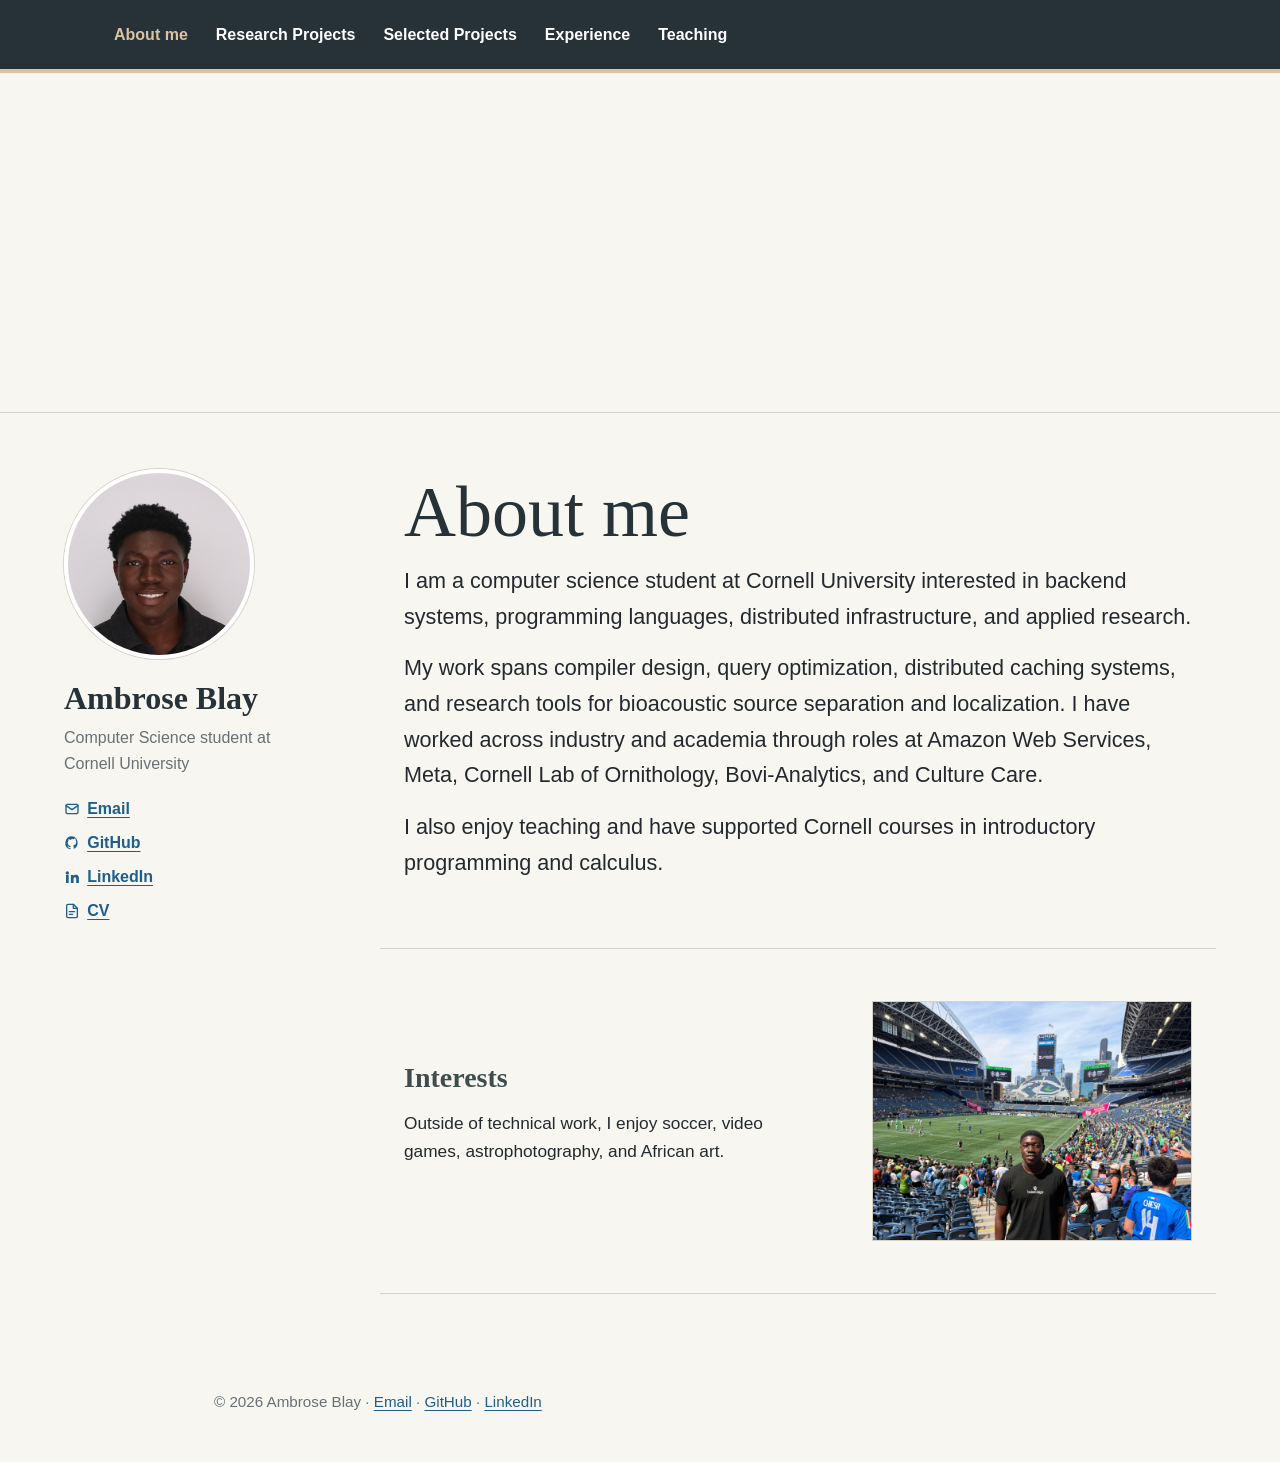
<file: index.html>
<!doctype html>
<html lang="en">
  <head>
    <meta charset="utf-8">
    <meta name="viewport" content="width=device-width, initial-scale=1">
    <meta name="description" content="Ambrose Blay is a Cornell computer science student working across backend systems, programming languages, distributed infrastructure, and applied research.">
    <meta name="theme-color" content="#263238">
    <title>Ambrose Blay</title>
    <link rel="stylesheet" href="styles.css">
  </head>
  <body>
    <header class="site-header">
      <nav class="site-nav" aria-label="Primary navigation">
        <a class="active" href="index.html">About me</a>
        <a href="research.html">Research Projects</a>
        <a href="projects.html">Selected Projects</a>
        <a href="experience.html">Experience</a>
        <a href="teaching.html">Teaching</a>
      </nav>
    </header>

    <main>
      <figure class="banner slideshow" aria-label="Rotating banner images">
        <img class="slide slide-one" src="assets/images/hiking.jpg" alt="Mountain landscape with evergreen trees and a cloudy sky.">
        <img class="slide slide-two" src="assets/images/banner-hiking-lake.jpg" alt="Mountain lake surrounded by evergreen trees.">
        <img class="slide slide-three" src="assets/images/astro-andromeda.jpg" alt="Andromeda galaxy surrounded by stars.">
      </figure>

      <div class="page-shell">
        <aside class="profile-card" aria-label="Profile">
          <img class="profile-photo" src="assets/images/headshot.jpg" alt="Headshot of Ambrose Blay.">
          <p class="profile-name">Ambrose Blay</p>
          <p class="profile-title">Computer Science student at Cornell University</p>
          <ul class="profile-links">
            <li>
              <a href="mailto:ab2838@cornell.edu">
                <svg class="profile-icon icon-stroke" aria-hidden="true">
                  <use href="assets/icons.svg#mail"></use>
                </svg>
                Email
              </a>
            </li>
            <li>
              <a href="https://github.com/Ambrose2002">
                <svg class="profile-icon icon-fill" aria-hidden="true">
                  <use href="assets/icons.svg#github"></use>
                </svg>
                GitHub
              </a>
            </li>
            <li>
              <a href="https://www.linkedin.com/in/ambrose-blay/">
                <svg class="profile-icon icon-fill" aria-hidden="true">
                  <use href="assets/icons.svg#linkedin"></use>
                </svg>
                LinkedIn
              </a>
            </li>
            <li>
              <a href="assets/docs/Ambrose_Blay_Resume.pdf" target="_blank" rel="noopener">
                <svg class="profile-icon icon-stroke" aria-hidden="true">
                  <use href="assets/icons.svg#document"></use>
                </svg>
                CV
              </a>
            </li>
          </ul>
        </aside>

        <div class="page-content">
          <section id="about" class="section about-copy">
            <h1>About me</h1>
            <p>
              I am a computer science student at Cornell University interested in backend systems,
              programming languages, distributed infrastructure, and applied research.
            </p>
            <p>
              My work spans compiler design, query optimization, distributed caching systems, and
              research tools for bioacoustic source separation and localization. I have worked across
              industry and academia through roles at Amazon Web Services, Meta, Cornell Lab of
              Ornithology, Bovi-Analytics, and Culture Care.
            </p>
            <p>
              I also enjoy teaching and have supported Cornell courses in introductory programming
              and calculus.
            </p>
          </section>

          <section id="interests" class="section interests-section">
            <div class="interests-copy">
              <h2>Interests</h2>
              <p>
                Outside of technical work, I enjoy soccer, video games, astrophotography, and African art.
              </p>
            </div>
            <figure class="interest-photo">
              <img src="assets/images/soccer.jpg" alt="Ambrose Blay at a soccer stadium.">
            </figure>
          </section>
        </div>
      </div>

    </main>

    <footer class="site-footer">
      <p>
        &copy; 2026 Ambrose Blay ·
        <a href="mailto:ab2838@cornell.edu">Email</a> ·
        <a href="https://github.com/Ambrose2002">GitHub</a> ·
        <a href="https://www.linkedin.com/in/ambrose-blay/">LinkedIn</a>
      </p>
    </footer>
  </body>
</html>
</file>
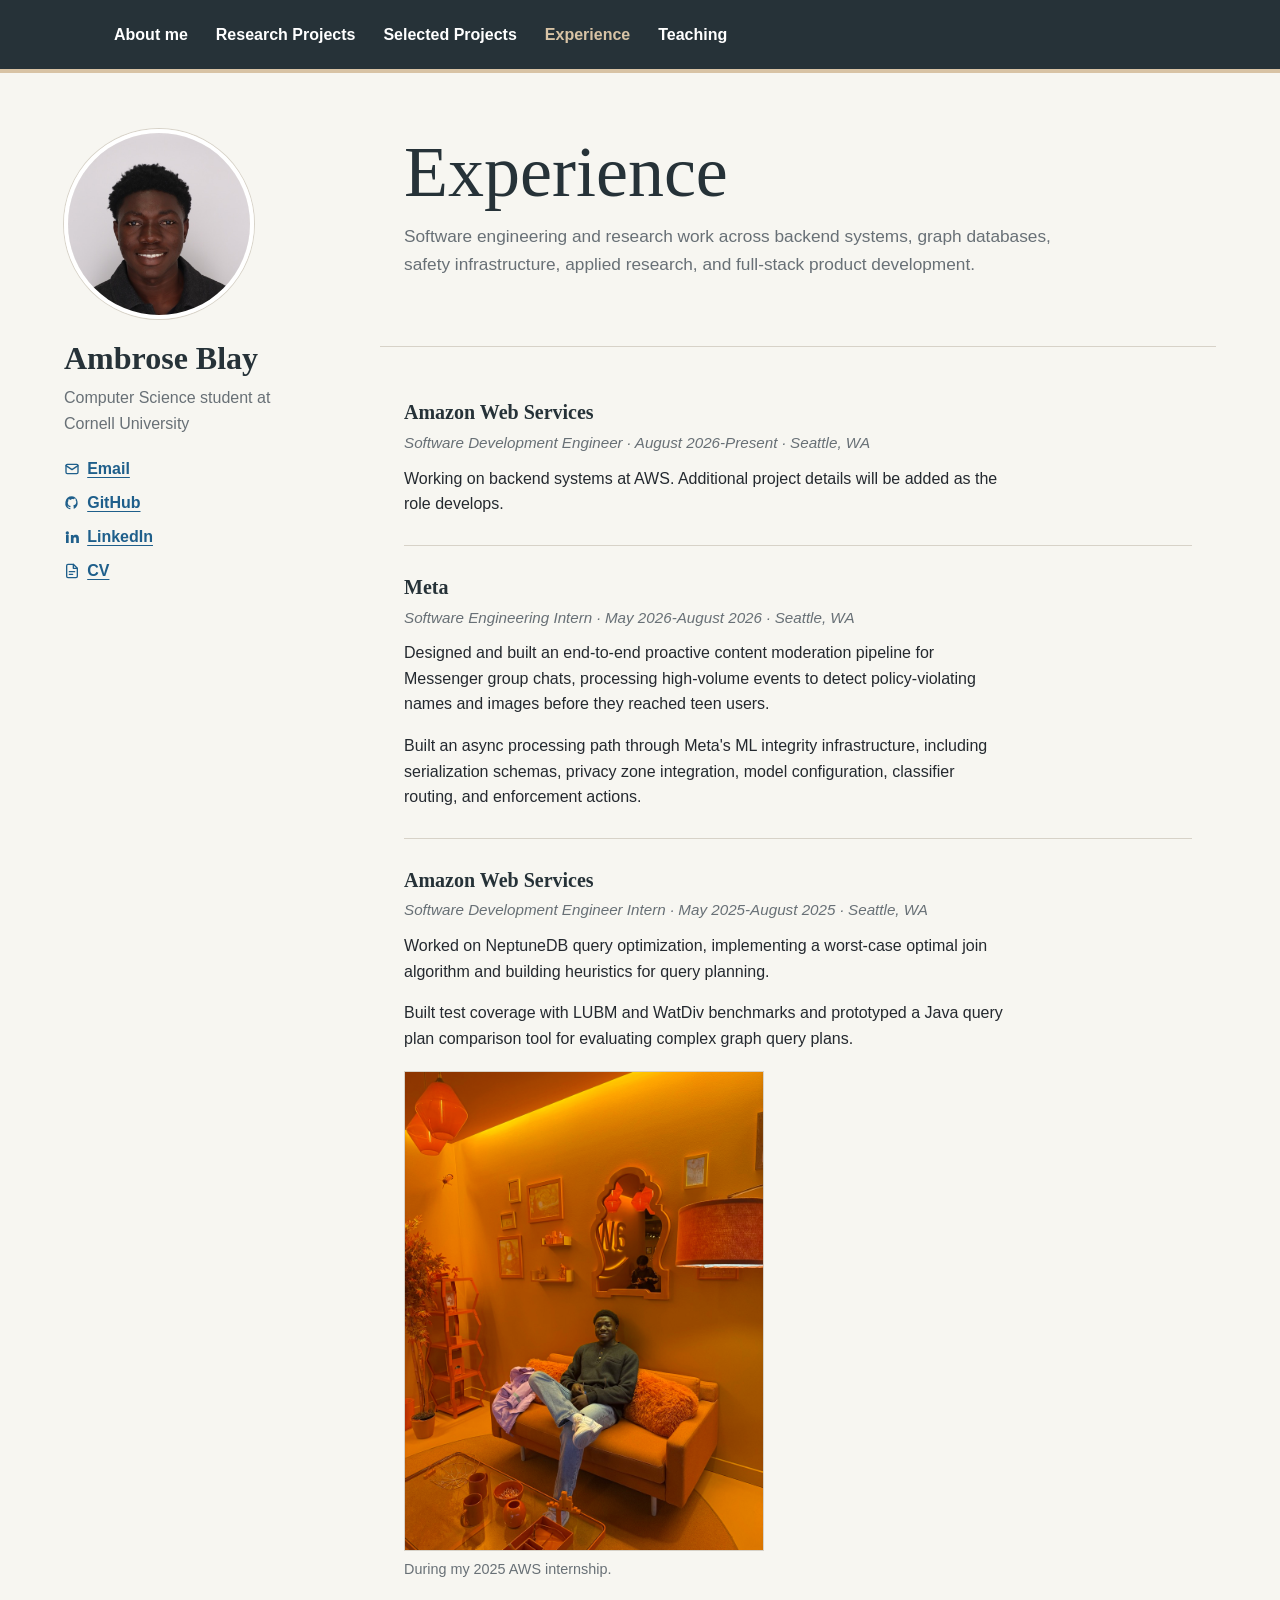
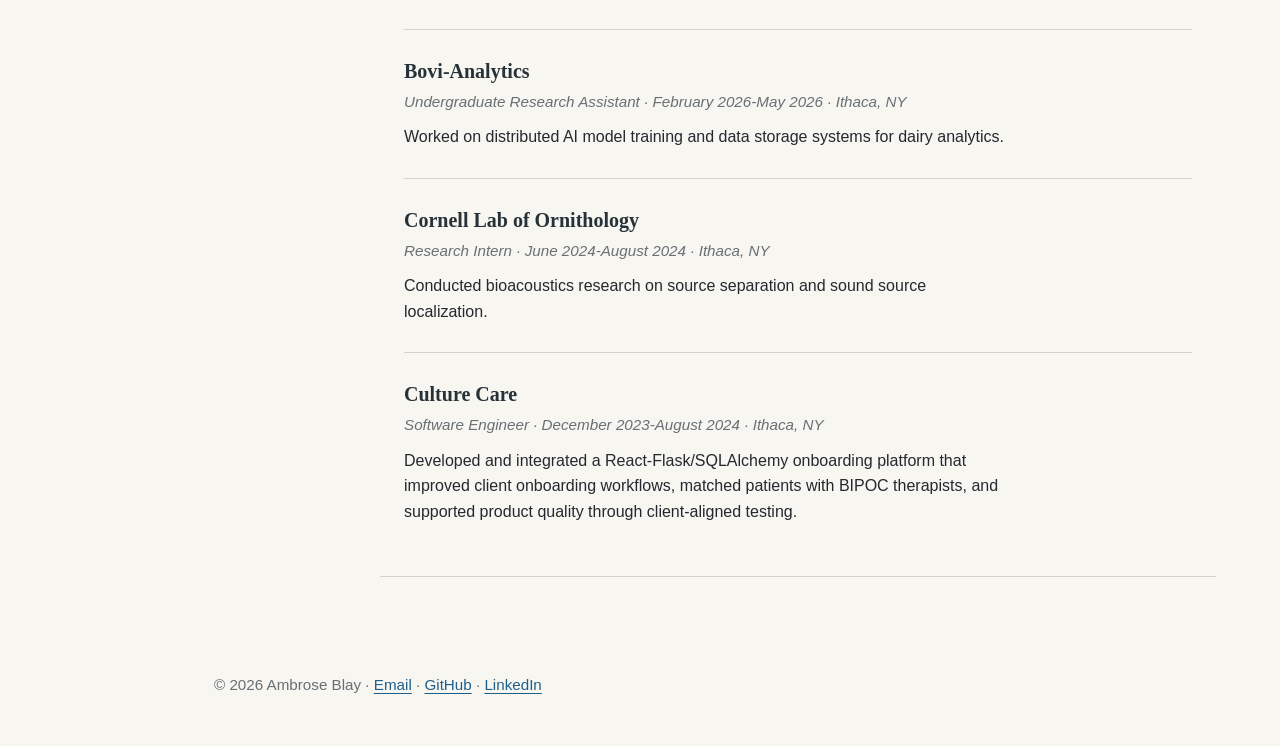
<file: experience.html>
<!doctype html>
<html lang="en">
  <head>
    <meta charset="utf-8">
    <meta name="viewport" content="width=device-width, initial-scale=1">
    <meta name="description" content="Professional and research experience for Ambrose Blay.">
    <meta name="theme-color" content="#263238">
    <title>Experience | Ambrose Blay</title>
    <link rel="stylesheet" href="styles.css">
  </head>
  <body>
    <header class="site-header">
      <nav class="site-nav" aria-label="Primary navigation">
        <a href="index.html">About me</a>
        <a href="research.html">Research Projects</a>
        <a href="projects.html">Selected Projects</a>
        <a class="active" href="experience.html">Experience</a>
        <a href="teaching.html">Teaching</a>
      </nav>
    </header>

    <main class="page-shell">
      <aside class="profile-card" aria-label="Profile">
        <img class="profile-photo" src="assets/images/headshot.jpg" alt="Headshot of Ambrose Blay.">
        <p class="profile-name">Ambrose Blay</p>
        <p class="profile-title">Computer Science student at Cornell University</p>
        <ul class="profile-links">
          <li><a href="mailto:ab2838@cornell.edu"><svg class="profile-icon icon-stroke" aria-hidden="true"><use href="assets/icons.svg#mail"></use></svg>Email</a></li>
          <li><a href="https://github.com/Ambrose2002"><svg class="profile-icon icon-fill" aria-hidden="true"><use href="assets/icons.svg#github"></use></svg>GitHub</a></li>
          <li><a href="https://www.linkedin.com/in/ambrose-blay/"><svg class="profile-icon icon-fill" aria-hidden="true"><use href="assets/icons.svg#linkedin"></use></svg>LinkedIn</a></li>
          <li><a href="assets/docs/Ambrose_Blay_Resume.pdf" target="_blank" rel="noopener"><svg class="profile-icon icon-stroke" aria-hidden="true"><use href="assets/icons.svg#document"></use></svg>CV</a></li>
        </ul>
      </aside>

      <div class="page-content">
        <section class="section page-intro">
          <h1>Experience</h1>
          <p>
            Software engineering and research work across backend systems, graph databases, safety
            infrastructure, applied research, and full-stack product development.
          </p>
        </section>

        <section class="section">
          <div class="entry-list">
            <article class="entry">
              <h3>Amazon Web Services</h3>
              <p class="entry-meta">Software Development Engineer · August 2026-Present · Seattle, WA</p>
              <p>
                Working on backend systems at AWS. Additional project details will be added as the
                role develops.
              </p>
            </article>

            <article class="entry">
            <h3>Meta</h3>
            <p class="entry-meta">Software Engineering Intern · May 2026-August 2026 · Seattle, WA</p>
            <p>
              Designed and built an end-to-end proactive content moderation pipeline for Messenger
              group chats, processing high-volume events to detect policy-violating names and
              images before they reached teen users.
            </p>
            <p>
              Built an async processing path through Meta's ML integrity infrastructure, including
              serialization schemas, privacy zone integration, model configuration, classifier
              routing, and enforcement actions.
            </p>
            </article>

            <article class="entry">
            <h3>Amazon Web Services</h3>
            <p class="entry-meta">Software Development Engineer Intern · May 2025-August 2025 · Seattle, WA</p>
            <p>
              Worked on NeptuneDB query optimization, implementing a worst-case optimal join
              algorithm and building heuristics for query planning.
            </p>
            <p>
              Built test coverage with LUBM and WatDiv benchmarks and prototyped a Java query
              plan comparison tool for evaluating complex graph query plans.
            </p>
            <figure class="entry-figure portrait-figure">
              <img src="assets/images/experience-aws-2025.jpg" alt="Ambrose Blay at an AWS office during his 2025 internship.">
              <figcaption>During my 2025 AWS internship.</figcaption>
            </figure>
            </article>

            <article class="entry">
            <h3>Bovi-Analytics</h3>
            <p class="entry-meta">Undergraduate Research Assistant · February 2026-May 2026 · Ithaca, NY</p>
            <p>
              Worked on distributed AI model training and data storage systems for dairy analytics.
            </p>
            </article>

            <article class="entry">
            <h3>Cornell Lab of Ornithology</h3>
            <p class="entry-meta">Research Intern · June 2024-August 2024 · Ithaca, NY</p>
            <p>
              Conducted bioacoustics research on source separation and sound source localization.
            </p>
            </article>

            <article class="entry">
            <h3>Culture Care</h3>
            <p class="entry-meta">Software Engineer · December 2023-August 2024 · Ithaca, NY</p>
            <p>
              Developed and integrated a React-Flask/SQLAlchemy onboarding platform that improved
              client onboarding workflows, matched patients with BIPOC therapists, and supported
              product quality through client-aligned testing.
            </p>
            </article>
          </div>
        </section>
      </div>
    </main>

    <footer class="site-footer">
      <p>
        &copy; 2026 Ambrose Blay ·
        <a href="mailto:ab2838@cornell.edu">Email</a> ·
        <a href="https://github.com/Ambrose2002">GitHub</a> ·
        <a href="https://www.linkedin.com/in/ambrose-blay/">LinkedIn</a>
      </p>
    </footer>
  </body>
</html>
</file>
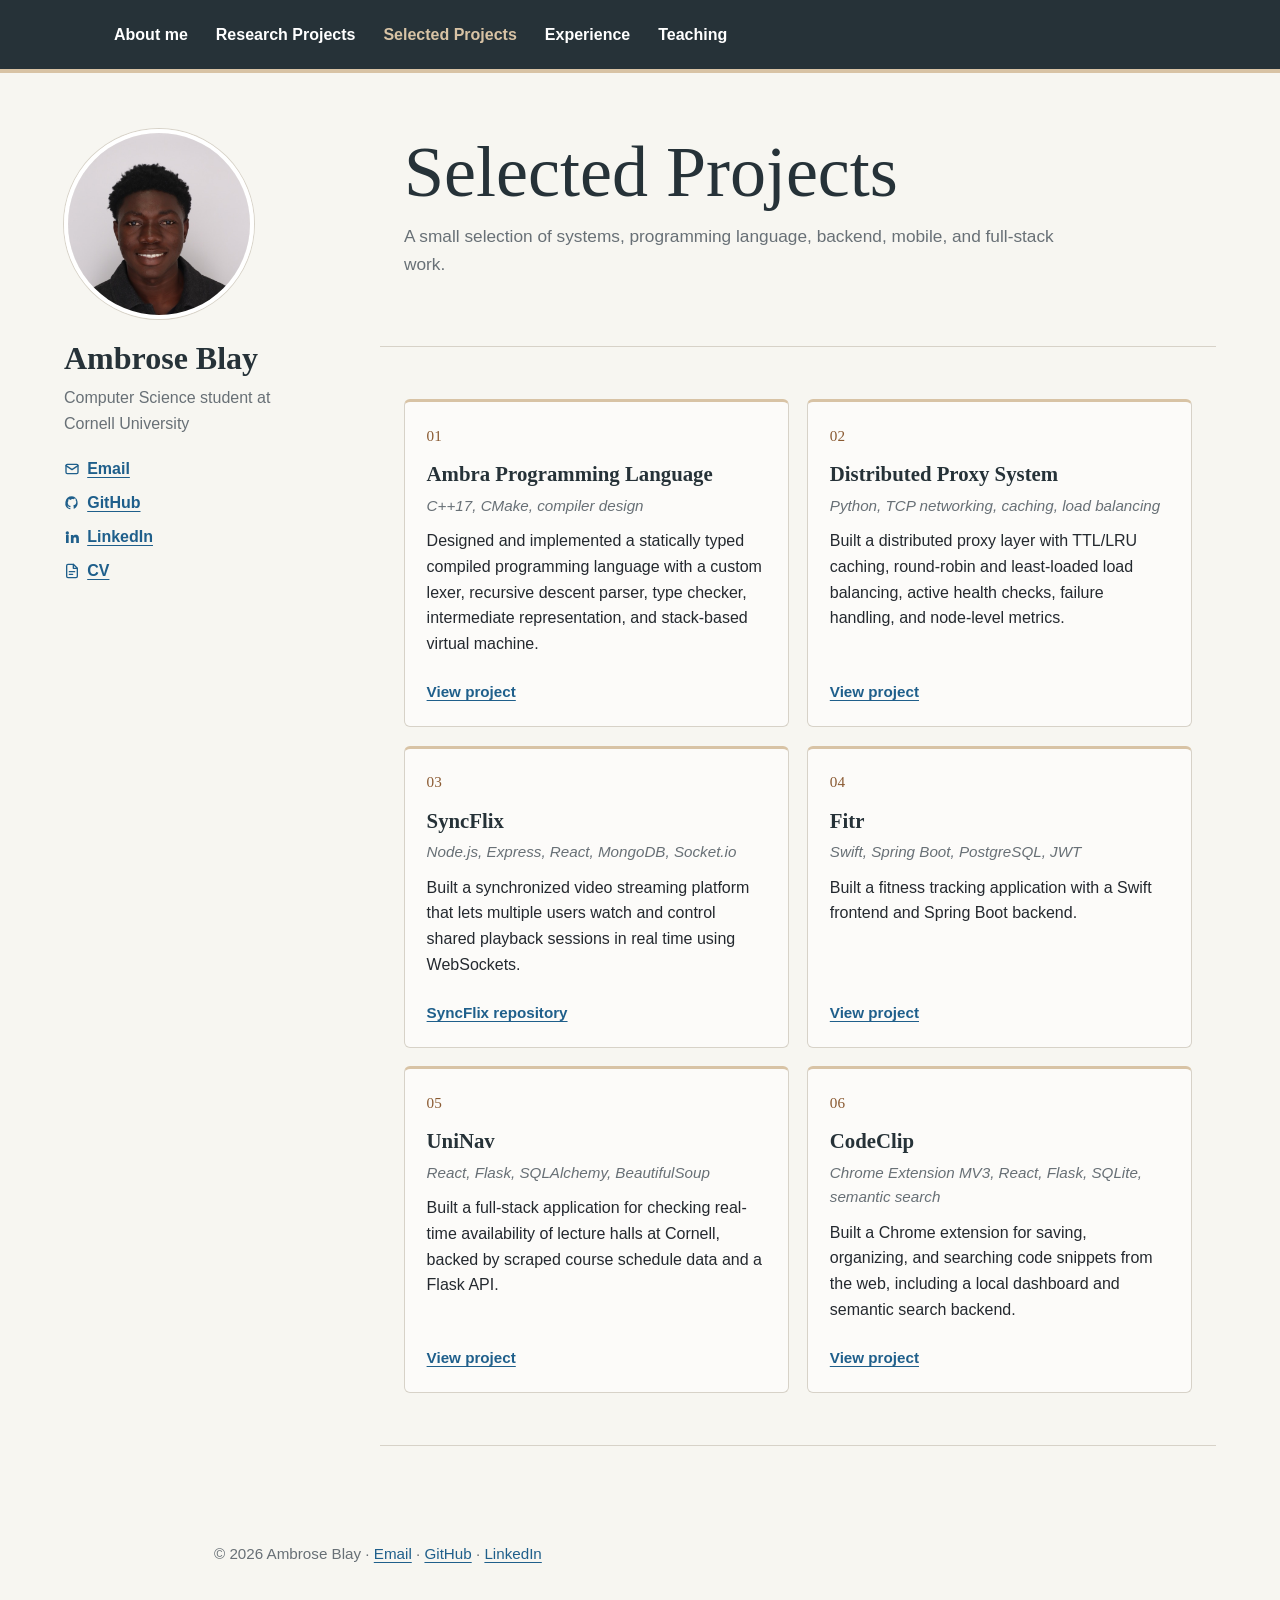
<file: projects.html>
<!doctype html>
<html lang="en">
  <head>
    <meta charset="utf-8">
    <meta name="viewport" content="width=device-width, initial-scale=1">
    <meta name="description" content="Selected software projects by Ambrose Blay.">
    <meta name="theme-color" content="#263238">
    <title>Selected Projects | Ambrose Blay</title>
    <link rel="stylesheet" href="styles.css">
  </head>
  <body>
    <header class="site-header">
      <nav class="site-nav" aria-label="Primary navigation">
        <a href="index.html">About me</a>
        <a href="research.html">Research Projects</a>
        <a class="active" href="projects.html">Selected Projects</a>
        <a href="experience.html">Experience</a>
        <a href="teaching.html">Teaching</a>
      </nav>
    </header>

    <main class="page-shell">
      <aside class="profile-card" aria-label="Profile">
        <img class="profile-photo" src="assets/images/headshot.jpg" alt="Headshot of Ambrose Blay.">
        <p class="profile-name">Ambrose Blay</p>
        <p class="profile-title">Computer Science student at Cornell University</p>
        <ul class="profile-links">
          <li><a href="mailto:ab2838@cornell.edu"><svg class="profile-icon icon-stroke" aria-hidden="true"><use href="assets/icons.svg#mail"></use></svg>Email</a></li>
          <li><a href="https://github.com/Ambrose2002"><svg class="profile-icon icon-fill" aria-hidden="true"><use href="assets/icons.svg#github"></use></svg>GitHub</a></li>
          <li><a href="https://www.linkedin.com/in/ambrose-blay/"><svg class="profile-icon icon-fill" aria-hidden="true"><use href="assets/icons.svg#linkedin"></use></svg>LinkedIn</a></li>
          <li><a href="assets/docs/Ambrose_Blay_Resume.pdf" target="_blank" rel="noopener"><svg class="profile-icon icon-stroke" aria-hidden="true"><use href="assets/icons.svg#document"></use></svg>CV</a></li>
        </ul>
      </aside>

      <div class="page-content">
        <section class="section page-intro">
          <h1>Selected Projects</h1>
          <p>
            A small selection of systems, programming language, backend, mobile, and full-stack work.
          </p>
        </section>

        <section class="section projects-section">
          <div class="project-grid">
            <article class="project-card">
              <p class="project-number">01</p>
              <h3>Ambra Programming Language</h3>
              <p class="entry-meta">C++17, CMake, compiler design</p>
              <p>
                Designed and implemented a statically typed compiled programming language with a
                custom lexer, recursive descent parser, type checker, intermediate representation,
                and stack-based virtual machine.
              </p>
              <p class="project-link"><a href="https://github.com/Ambrose2002/ambra-lang">View project</a></p>
            </article>

            <article class="project-card">
            <p class="project-number">02</p>
            <h3>Distributed Proxy System</h3>
            <p class="entry-meta">Python, TCP networking, caching, load balancing</p>
            <p>
              Built a distributed proxy layer with TTL/LRU caching, round-robin and least-loaded
              load balancing, active health checks, failure handling, and node-level metrics.
            </p>
            <p class="project-link"><a href="https://github.com/Ambrose2002/distributed-proxy">View project</a></p>
            </article>

            <article class="project-card">
            <p class="project-number">03</p>
            <h3>SyncFlix</h3>
            <p class="entry-meta">Node.js, Express, React, MongoDB, Socket.io</p>
            <p>
              Built a synchronized video streaming platform that lets multiple users watch and
              control shared playback sessions in real time using WebSockets.
            </p>
            <p class="project-link">
              <a href="https://github.com/Ambrose2002/SyncFlix_fullStack">SyncFlix repository</a>
            </p>
            </article>

            <article class="project-card">
            <p class="project-number">04</p>
            <h3>Fitr</h3>
            <p class="entry-meta">Swift, Spring Boot, PostgreSQL, JWT</p>
            <p>
              Built a fitness tracking application with a Swift frontend and Spring Boot backend.
            </p>
            <p class="project-link"><a href="https://github.com/Ambrose2002/fitr">View project</a></p>
            </article>

            <article class="project-card">
            <p class="project-number">05</p>
            <h3>UniNav</h3>
            <p class="entry-meta">React, Flask, SQLAlchemy, BeautifulSoup</p>
            <p>
              Built a full-stack application for checking real-time availability of lecture halls
              at Cornell, backed by scraped course schedule data and a Flask API.
            </p>
            <p class="project-link"><a href="https://github.com/Ambrose2002/UniNav">View project</a></p>
            </article>

            <article class="project-card">
            <p class="project-number">06</p>
            <h3>CodeClip</h3>
            <p class="entry-meta">Chrome Extension MV3, React, Flask, SQLite, semantic search</p>
            <p>
              Built a Chrome extension for saving, organizing, and searching code snippets from
              the web, including a local dashboard and semantic search backend.
            </p>
            <p class="project-link"><a href="https://github.com/Ambrose2002/CodeClip">View project</a></p>
            </article>
          </div>
        </section>
      </div>
    </main>

    <footer class="site-footer">
      <p>
        &copy; 2026 Ambrose Blay ·
        <a href="mailto:ab2838@cornell.edu">Email</a> ·
        <a href="https://github.com/Ambrose2002">GitHub</a> ·
        <a href="https://www.linkedin.com/in/ambrose-blay/">LinkedIn</a>
      </p>
    </footer>
  </body>
</html>
</file>
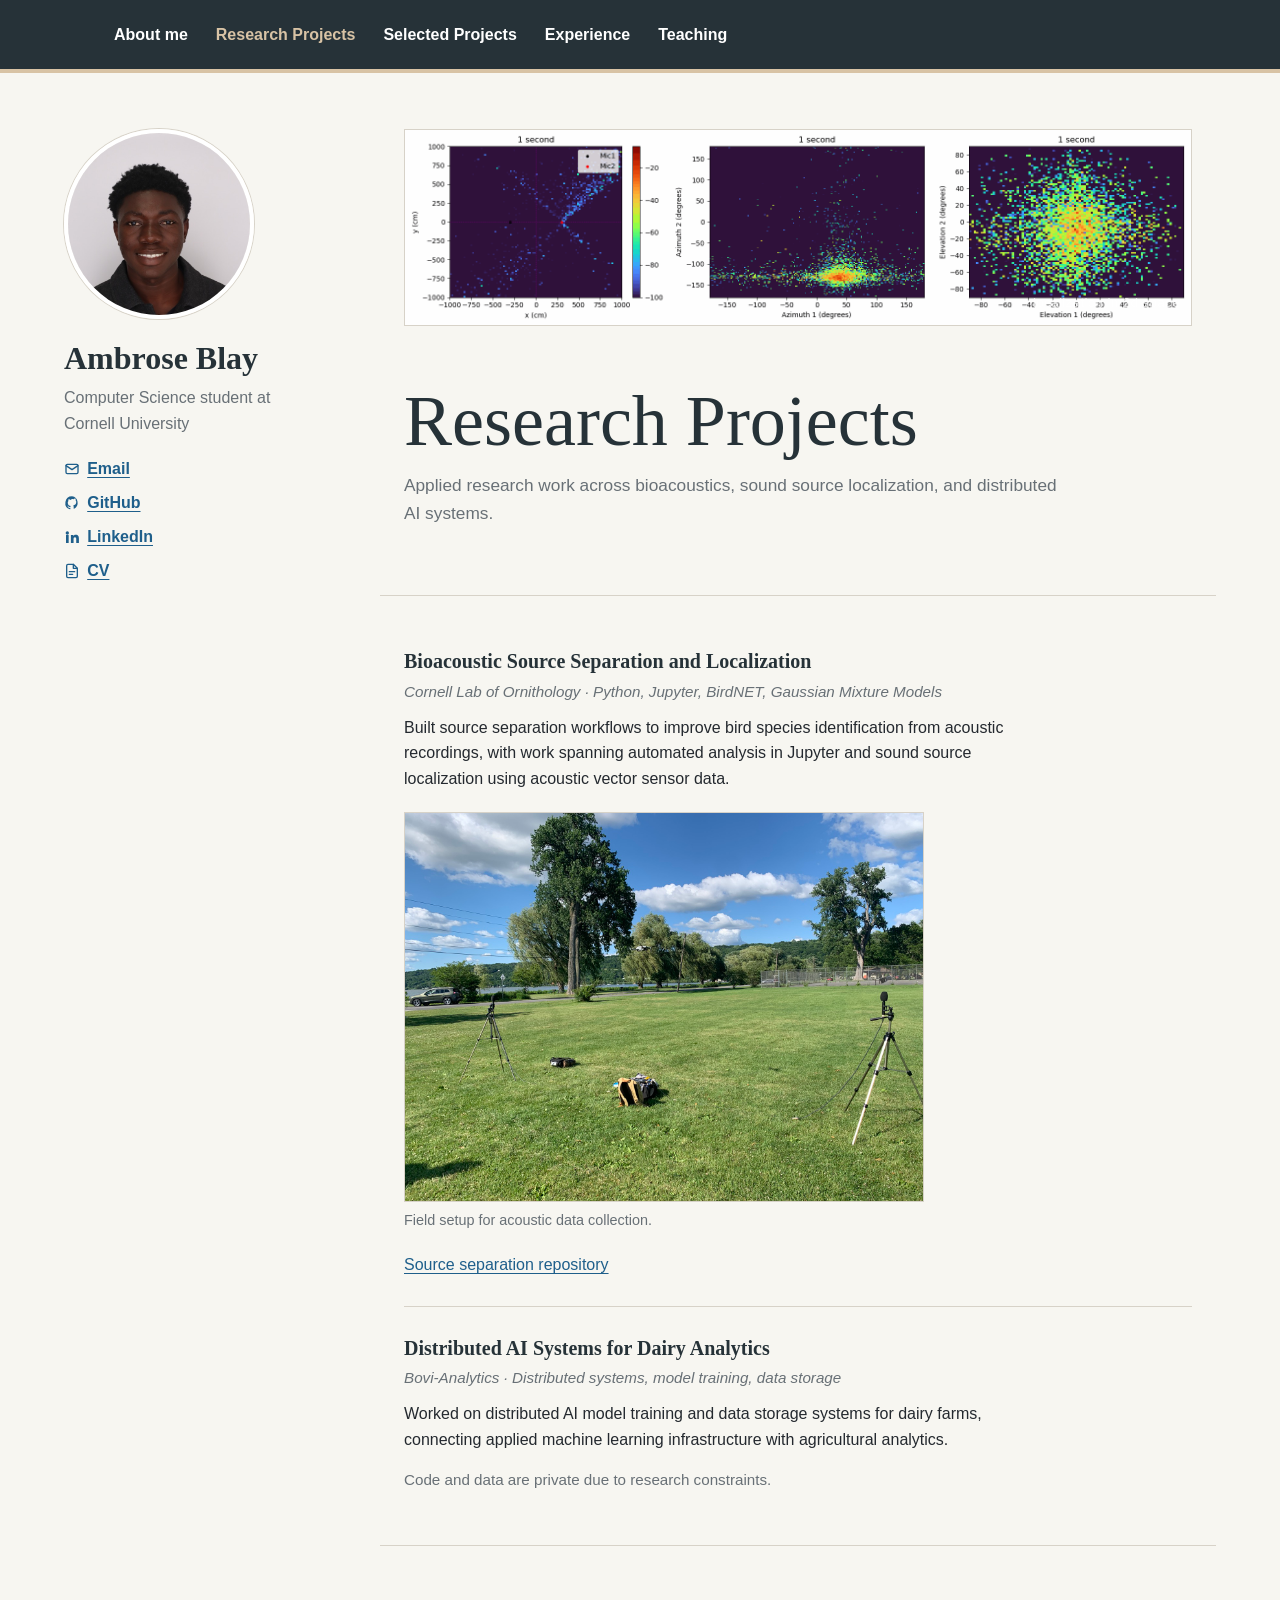
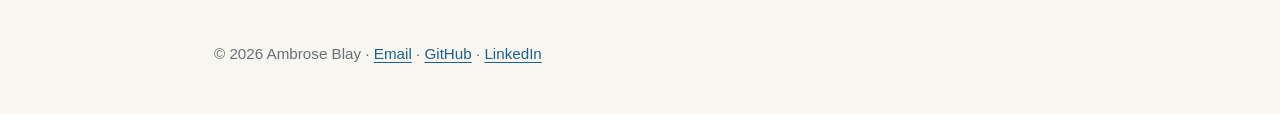
<file: research.html>
<!doctype html>
<html lang="en">
  <head>
    <meta charset="utf-8">
    <meta name="viewport" content="width=device-width, initial-scale=1">
    <meta name="description" content="Research projects by Ambrose Blay.">
    <meta name="theme-color" content="#263238">
    <title>Research Projects | Ambrose Blay</title>
    <link rel="stylesheet" href="styles.css">
  </head>
  <body>
    <header class="site-header">
      <nav class="site-nav" aria-label="Primary navigation">
        <a href="index.html">About me</a>
        <a class="active" href="research.html">Research Projects</a>
        <a href="projects.html">Selected Projects</a>
        <a href="experience.html">Experience</a>
        <a href="teaching.html">Teaching</a>
      </nav>
    </header>

    <main class="page-shell">
      <aside class="profile-card" aria-label="Profile">
        <img class="profile-photo" src="assets/images/headshot.jpg" alt="Headshot of Ambrose Blay.">
        <p class="profile-name">Ambrose Blay</p>
        <p class="profile-title">Computer Science student at Cornell University</p>
        <ul class="profile-links">
          <li><a href="mailto:ab2838@cornell.edu"><svg class="profile-icon icon-stroke" aria-hidden="true"><use href="assets/icons.svg#mail"></use></svg>Email</a></li>
          <li><a href="https://github.com/Ambrose2002"><svg class="profile-icon icon-fill" aria-hidden="true"><use href="assets/icons.svg#github"></use></svg>GitHub</a></li>
          <li><a href="https://www.linkedin.com/in/ambrose-blay/"><svg class="profile-icon icon-fill" aria-hidden="true"><use href="assets/icons.svg#linkedin"></use></svg>LinkedIn</a></li>
          <li><a href="assets/docs/Ambrose_Blay_Resume.pdf" target="_blank" rel="noopener"><svg class="profile-icon icon-stroke" aria-hidden="true"><use href="assets/icons.svg#document"></use></svg>CV</a></li>
        </ul>
      </aside>

      <div class="page-content">
        <figure class="page-banner technical-banner">
          <img src="assets/images/uncertainty_demo.gif" alt="Animated uncertainty visualization from source localization experiments.">
          <figcaption>Localization in 2D space</figcaption>
        </figure>

        <section class="section page-intro">
          <h1>Research Projects</h1>
          <p>
            Applied research work across bioacoustics, sound source localization, and distributed AI
            systems.
          </p>
        </section>

        <section class="section">
          <div class="entry-list">
            <article class="entry">
              <h3>Bioacoustic Source Separation and Localization</h3>
              <p class="entry-meta">Cornell Lab of Ornithology · Python, Jupyter, BirdNET, Gaussian Mixture Models</p>
              <p>
                Built source separation workflows to improve bird species identification from acoustic
                recordings, with work spanning automated analysis in Jupyter and sound source
                localization using acoustic vector sensor data.
              </p>
              <figure class="entry-figure inline-figure">
                <img src="assets/images/research-bioacoustics.jpg" alt="Outdoor acoustic data collection setup with microphones on tripods.">
                <figcaption>Field setup for acoustic data collection.</figcaption>
              </figure>
              <p>
                <a href="https://github.com/Ambrose2002/Research-Bioacoustic-Source-Separation">Source separation repository</a>
              </p>
            </article>

            <article class="entry">
              <h3>Distributed AI Systems for Dairy Analytics</h3>
              <p class="entry-meta">Bovi-Analytics · Distributed systems, model training, data storage</p>
              <p>
                Worked on distributed AI model training and data storage systems for dairy farms,
                connecting applied machine learning infrastructure with agricultural analytics.
              </p>
              <p class="entry-note">Code and data are private due to research constraints.</p>
            </article>
          </div>
        </section>
      </div>
    </main>

    <footer class="site-footer">
      <p>
        &copy; 2026 Ambrose Blay ·
        <a href="mailto:ab2838@cornell.edu">Email</a> ·
        <a href="https://github.com/Ambrose2002">GitHub</a> ·
        <a href="https://www.linkedin.com/in/ambrose-blay/">LinkedIn</a>
      </p>
    </footer>
  </body>
</html>
</file>
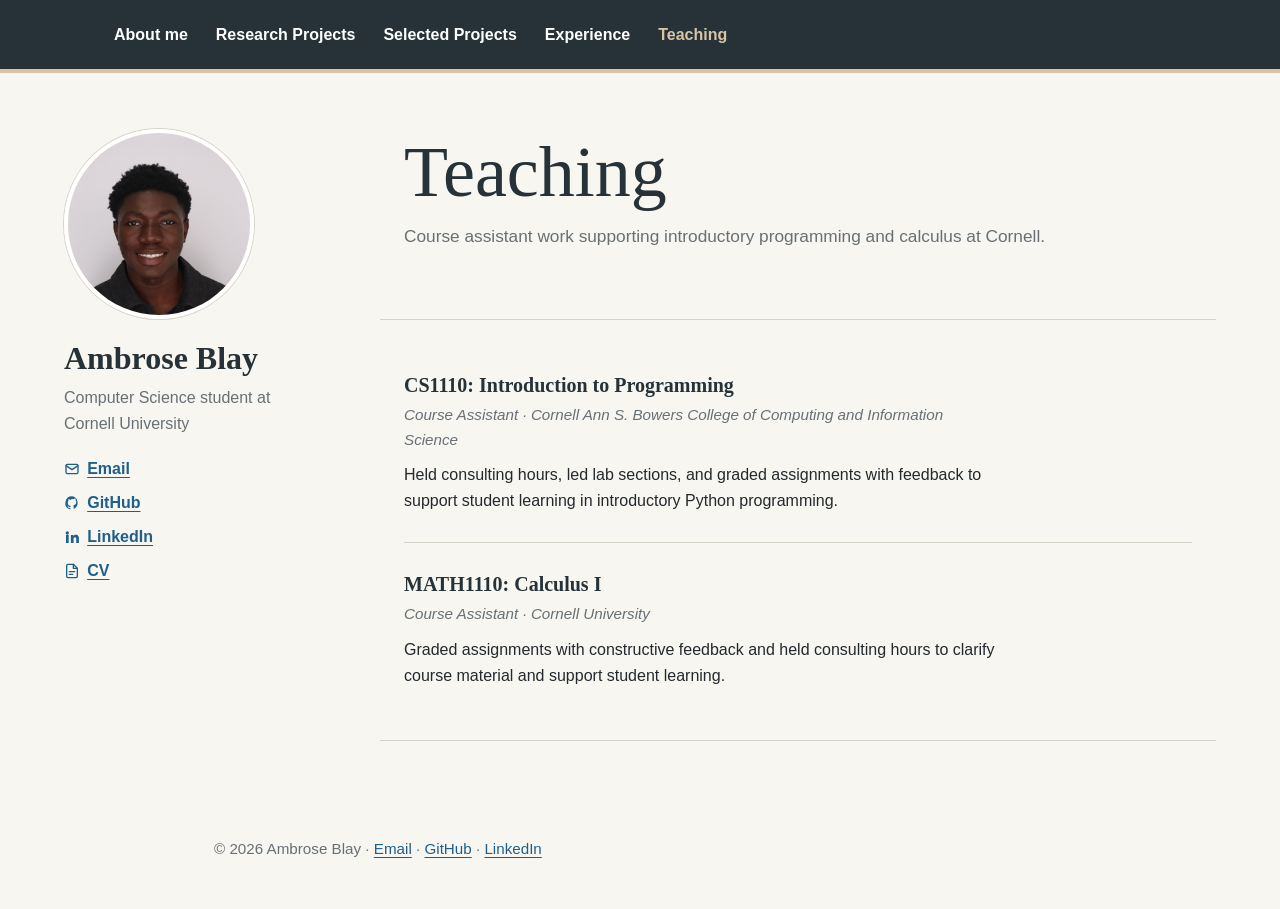
<file: teaching.html>
<!doctype html>
<html lang="en">
  <head>
    <meta charset="utf-8">
    <meta name="viewport" content="width=device-width, initial-scale=1">
    <meta name="description" content="Teaching experience for Ambrose Blay.">
    <meta name="theme-color" content="#263238">
    <title>Teaching | Ambrose Blay</title>
    <link rel="stylesheet" href="styles.css">
  </head>
  <body>
    <header class="site-header">
      <nav class="site-nav" aria-label="Primary navigation">
        <a href="index.html">About me</a>
        <a href="research.html">Research Projects</a>
        <a href="projects.html">Selected Projects</a>
        <a href="experience.html">Experience</a>
        <a class="active" href="teaching.html">Teaching</a>
      </nav>
    </header>

    <main class="page-shell">
      <aside class="profile-card" aria-label="Profile">
        <img class="profile-photo" src="assets/images/headshot.jpg" alt="Headshot of Ambrose Blay.">
        <p class="profile-name">Ambrose Blay</p>
        <p class="profile-title">Computer Science student at Cornell University</p>
        <ul class="profile-links">
          <li><a href="mailto:ab2838@cornell.edu"><svg class="profile-icon icon-stroke" aria-hidden="true"><use href="assets/icons.svg#mail"></use></svg>Email</a></li>
          <li><a href="https://github.com/Ambrose2002"><svg class="profile-icon icon-fill" aria-hidden="true"><use href="assets/icons.svg#github"></use></svg>GitHub</a></li>
          <li><a href="https://www.linkedin.com/in/ambrose-blay/"><svg class="profile-icon icon-fill" aria-hidden="true"><use href="assets/icons.svg#linkedin"></use></svg>LinkedIn</a></li>
          <li><a href="assets/docs/Ambrose_Blay_Resume.pdf" target="_blank" rel="noopener"><svg class="profile-icon icon-stroke" aria-hidden="true"><use href="assets/icons.svg#document"></use></svg>CV</a></li>
        </ul>
      </aside>

      <div class="page-content">
        <section class="section page-intro">
          <h1>Teaching</h1>
          <p>
            Course assistant work supporting introductory programming and calculus at Cornell.
          </p>
        </section>

        <section class="section">
          <div class="entry-list">
            <article class="entry">
              <h3>CS1110: Introduction to Programming</h3>
              <p class="entry-meta">Course Assistant · Cornell Ann S. Bowers College of Computing and Information Science</p>
              <p>
                Held consulting hours, led lab sections, and graded assignments with feedback to
                support student learning in introductory Python programming.
              </p>
            </article>

            <article class="entry">
              <h3>MATH1110: Calculus I</h3>
              <p class="entry-meta">Course Assistant · Cornell University</p>
              <p>
                Graded assignments with constructive feedback and held consulting hours to clarify
                course material and support student learning.
              </p>
            </article>
          </div>
        </section>
      </div>
    </main>

    <footer class="site-footer">
      <p>
        &copy; 2026 Ambrose Blay ·
        <a href="mailto:ab2838@cornell.edu">Email</a> ·
        <a href="https://github.com/Ambrose2002">GitHub</a> ·
        <a href="https://www.linkedin.com/in/ambrose-blay/">LinkedIn</a>
      </p>
    </footer>
  </body>
</html>
</file>
<file: styles.css>
:root {
  --bg: #f7f6f1;
  --surface: #ffffff;
  --header: #263238;
  --header-soft: #3f4d4f;
  --text: #24292f;
  --muted: #687076;
  --accent: #8a5a32;
  --accent-soft: #d8c3a5;
  --link: #1f5f8b;
  --rule: #d7d2c8;
}

* {
  box-sizing: border-box;
}

html {
  scroll-behavior: smooth;
}

body {
  margin: 0;
  background: var(--bg);
  color: var(--text);
  font-family: Arial, Helvetica, sans-serif;
  line-height: 1.6;
}

a {
  color: var(--link);
  text-underline-offset: 0.18em;
}

a:hover,
a:focus {
  color: var(--accent);
}

.site-header {
  background: var(--header);
  border-bottom: 4px solid var(--accent-soft);
}

.site-nav {
  display: flex;
  flex-wrap: wrap;
  gap: 1.75rem;
  max-width: 1100px;
  margin: 0 auto;
  padding: 1.35rem 1.5rem;
}

.site-nav a {
  color: #ffffff;
  font-weight: 700;
  text-decoration: none;
}

.site-nav a:hover,
.site-nav a:focus {
  color: var(--accent-soft);
}

.site-nav a.active {
  color: var(--accent-soft);
}

.page-intro {
  padding-bottom: 2.25rem;
}

.page-intro p {
  color: var(--muted);
  font-size: 1.08rem;
}

.page-banner {
  position: relative;
  max-width: 1100px;
  margin: 0 auto;
  padding: 2rem 1.5rem 0;
}

.page-banner img {
  display: block;
  width: 100%;
  border: 1px solid var(--rule);
  background: var(--surface);
}

.technical-banner img {
  aspect-ratio: 4 / 1;
  object-fit: cover;
}

.technical-banner figcaption {
  position: absolute;
  right: 2.25rem;
  bottom: 0.75rem;
  color: rgba(255, 255, 255, 0.72);
  font-size: 0.85rem;
  letter-spacing: 0.02em;
  text-transform: lowercase;
}

.banner {
  position: relative;
  height: min(34vw, 340px);
  min-height: 220px;
  margin: 0;
  overflow: hidden;
  border-bottom: 1px solid var(--rule);
}

.banner img {
  display: block;
  width: 100%;
  height: 100%;
  object-fit: cover;
  object-position: center 45%;
}

.slideshow .slide {
  position: absolute;
  inset: 0;
  opacity: 0;
  animation: banner-fade 24s infinite;
}

.slideshow .slide-one {
  animation-delay: 0s;
}

.slideshow .slide-two {
  animation-delay: 8s;
  object-position: center 52%;
}

.slideshow .slide-three {
  animation-delay: 16s;
  object-position: center 45%;
}

@keyframes banner-fade {
  0% {
    opacity: 0;
  }

  6% {
    opacity: 1;
  }

  31% {
    opacity: 1;
  }

  39% {
    opacity: 0;
  }

  100% {
    opacity: 0;
  }
}

.page-shell {
  display: grid;
  grid-template-columns: 260px minmax(0, 1fr);
  gap: 3.5rem;
  max-width: 1200px;
  margin: 0 auto;
  padding: 3.5rem 1.5rem 4rem;
}

.page-content {
  min-width: 0;
}

.page-content > .section:first-child {
  padding-top: 0;
}

.page-content > .page-banner:first-child {
  padding-top: 0;
}

.profile-card {
  position: sticky;
  top: 1.5rem;
  align-self: start;
}

.profile-photo {
  display: block;
  width: 190px;
  height: 190px;
  margin-bottom: 1.25rem;
  border: 4px solid var(--surface);
  border-radius: 50%;
  box-shadow: 0 0 0 1px var(--rule);
  object-fit: cover;
  object-position: center 24%;
}

.profile-name {
  margin: 0 0 0.5rem;
  color: var(--header);
  font-family: Georgia, "Times New Roman", serif;
  font-size: 2rem;
  font-weight: 700;
  line-height: 1.2;
}

.profile-title {
  margin-bottom: 1.25rem;
  color: var(--muted);
}

.profile-links {
  display: flex;
  flex-direction: column;
  gap: 0.35rem;
  margin: 0;
  padding: 0;
  list-style: none;
}

.profile-links a {
  display: inline-flex;
  align-items: center;
  gap: 0.45rem;
  font-weight: 700;
}

.profile-icon {
  width: 1rem;
  height: 1rem;
  flex: 0 0 auto;
}

.icon-stroke {
  fill: none;
  stroke: currentColor;
  stroke-linecap: round;
  stroke-linejoin: round;
  stroke-width: 2;
}

.icon-fill {
  fill: currentColor;
  stroke: none;
}

.about-copy {
  padding-top: 0.15rem;
  font-size: clamp(1.1rem, 2vw, 1.35rem);
  line-height: 1.65;
}

.section {
  max-width: 900px;
  margin: 0 auto;
  padding: 3.25rem 1.5rem;
  border-bottom: 1px solid var(--rule);
}

h1,
h2 {
  font-family: Georgia, "Times New Roman", serif;
  line-height: 1.2;
}

h1 {
  margin: 0 0 0.5rem;
  font-size: clamp(2.4rem, 6vw, 4.5rem);
  font-weight: 500;
  color: var(--header);
}

h2 {
  margin: 0 0 1rem;
  font-size: 1.75rem;
  color: var(--header-soft);
}

h3 {
  margin: 0 0 0.35rem;
  font-family: Georgia, "Times New Roman", serif;
  font-size: 1.25rem;
  line-height: 1.3;
  color: var(--header);
}

p {
  max-width: 68ch;
  margin: 0 0 1rem;
}

.section:first-child {
  padding-top: 4.5rem;
}

.entry-list {
  display: grid;
  gap: 1.75rem;
}

.entry {
  padding-bottom: 1.75rem;
  border-bottom: 1px solid var(--rule);
}

.entry:last-child {
  padding-bottom: 0;
  border-bottom: 0;
}

.entry p:last-child {
  margin-bottom: 0;
}

.entry-meta {
  margin-bottom: 0.65rem;
  color: var(--muted);
  font-size: 0.95rem;
  font-style: italic;
}

.entry-note {
  color: var(--muted);
  font-size: 0.95rem;
}

.projects-section {
  max-width: 1100px;
}

.project-grid {
  display: grid;
  grid-template-columns: repeat(2, minmax(0, 1fr));
  gap: 1.15rem;
}

.project-card {
  display: flex;
  flex-direction: column;
  min-height: 100%;
  padding: 1.35rem;
  border: 1px solid var(--rule);
  border-top: 3px solid var(--accent-soft);
  border-radius: 6px;
  background: rgba(255, 255, 255, 0.62);
}

.project-number {
  margin: 0 0 0.75rem;
  color: var(--accent);
  font-family: Georgia, "Times New Roman", serif;
  font-size: 0.95rem;
}

.project-card h3 {
  margin-bottom: 0.4rem;
  font-size: 1.3rem;
}

.project-card p {
  max-width: 74ch;
}

.project-card p:last-child {
  margin-bottom: 0;
}

.project-link {
  margin-top: auto;
  padding-top: 0.5rem;
  font-size: 0.95rem;
  font-weight: 700;
}

.figure-grid {
  display: grid;
  grid-template-columns: minmax(0, 1fr) minmax(0, 1.35fr);
  gap: 1rem;
  margin: 1.25rem 0;
}

.entry-figure {
  margin: 1.25rem 0;
}

.figure-grid .entry-figure {
  margin: 0;
}

.entry-figure img {
  display: block;
  width: 100%;
  border: 1px solid var(--rule);
  background: var(--surface);
}

.entry-figure figcaption {
  margin-top: 0.45rem;
  color: var(--muted);
  font-size: 0.9rem;
}

.inline-figure {
  max-width: 520px;
}

.portrait-figure {
  max-width: 360px;
}

.wide-figure img {
  aspect-ratio: 4 / 1;
  object-fit: cover;
}

.interests-section {
  display: grid;
  grid-template-columns: minmax(0, 1fr) 320px;
  gap: 3rem;
  align-items: center;
}

.interests-copy p {
  font-size: 1.08rem;
}

.interest-photo {
  margin: 0;
}

.interest-photo img {
  display: block;
  width: 100%;
  aspect-ratio: 4 / 3;
  border: 1px solid var(--rule);
  object-fit: cover;
  object-position: center 58%;
}

.site-footer {
  max-width: 900px;
  margin: 0 auto;
  padding: 2rem 1.5rem 3rem;
  color: var(--muted);
  font-size: 0.95rem;
}

.site-footer p {
  margin: 0;
}

@media (max-width: 760px) {
  .site-nav {
    gap: 0.85rem 1.25rem;
    padding: 1rem 1.25rem;
  }

  .banner {
    height: 220px;
  }

  .page-shell {
    grid-template-columns: 1fr;
    gap: 2.5rem;
    padding-top: 2.5rem;
  }

  .profile-card {
    position: static;
  }

  .profile-photo {
    width: 160px;
    height: 160px;
  }

  .about-copy {
    font-size: 1.08rem;
  }

  .interests-section {
    grid-template-columns: 1fr;
    gap: 1.5rem;
  }

  .interest-photo {
    max-width: 420px;
  }

  .figure-grid {
    grid-template-columns: 1fr;
  }

  .project-grid {
    grid-template-columns: 1fr;
  }

  .inline-figure {
    max-width: none;
  }

  .portrait-figure {
    max-width: 420px;
  }
}

@media (prefers-reduced-motion: reduce) {
  .slideshow .slide {
    animation: none;
  }

  .slideshow .slide-one {
    opacity: 1;
  }
}
</file>
